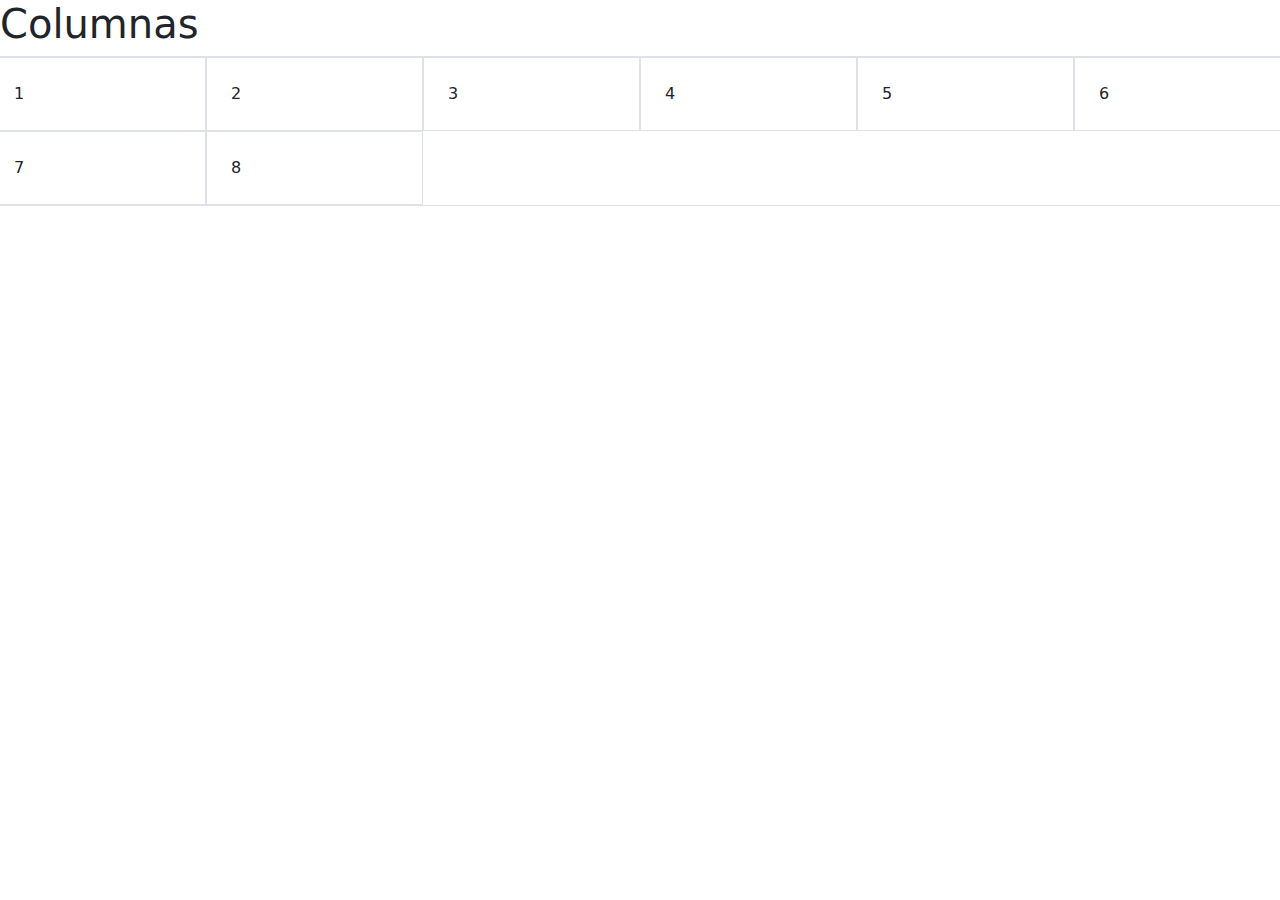
<file: BOOSTER/index.html>
<!doctype html>
<html lang="en">
  <head>
    <meta charset="utf-8">
    <meta name="viewport" content="width=device-width, initial-scale=1">
    <title>Bootstrap demo</title>
    <link href="https://cdn.jsdelivr.net/npm/bootstrap@5.3.3/dist/css/bootstrap.min.css" rel="stylesheet" integrity="sha384-QWTKZyjpPEjISv5WaRU9OFeRpok6YctnYmDr5pNlyT2bRjXh0JMhjY6hW+ALEwIH" crossorigin="anonymous">
  </head>
  <body>
    <h1>Columnas</h1>
    <div class="row border">
        <div class="col-lg-2 col-md-4 col-6 border p-4 color-primrary">1</div>
        <div class="col-lg-2 col-md-4 col-6 border p-4">2</div>
        <div class="col-lg-2 col-md-4 col-6 border p-4">3</div>
        <div class="col-lg-2 col-md-4 col-6 border p-4">4</div>
        <div class="col-lg-2 col-md-4 col-6 border p-4">5</div>
        <div class="col-lg-2 col-md-4 col-6 border p-4">6</div>
        <div class="col-lg-2 col-md-4 col-6 border p-4">7</div>
        <div class="col-lg-2 col-md-4 col-6 border p-4">8</div>
    </div>
    <script src="https://cdn.jsdelivr.net/npm/bootstrap@5.3.3/dist/js/bootstrap.bundle.min.js" integrity="sha384-YvpcrYf0tY3lHB60NNkmXc5s9fDVZLESaAA55NDzOxhy9GkcIdslK1eN7N6jIeHz" crossorigin="anonymous"></script>
  </body>
</html>
</file>
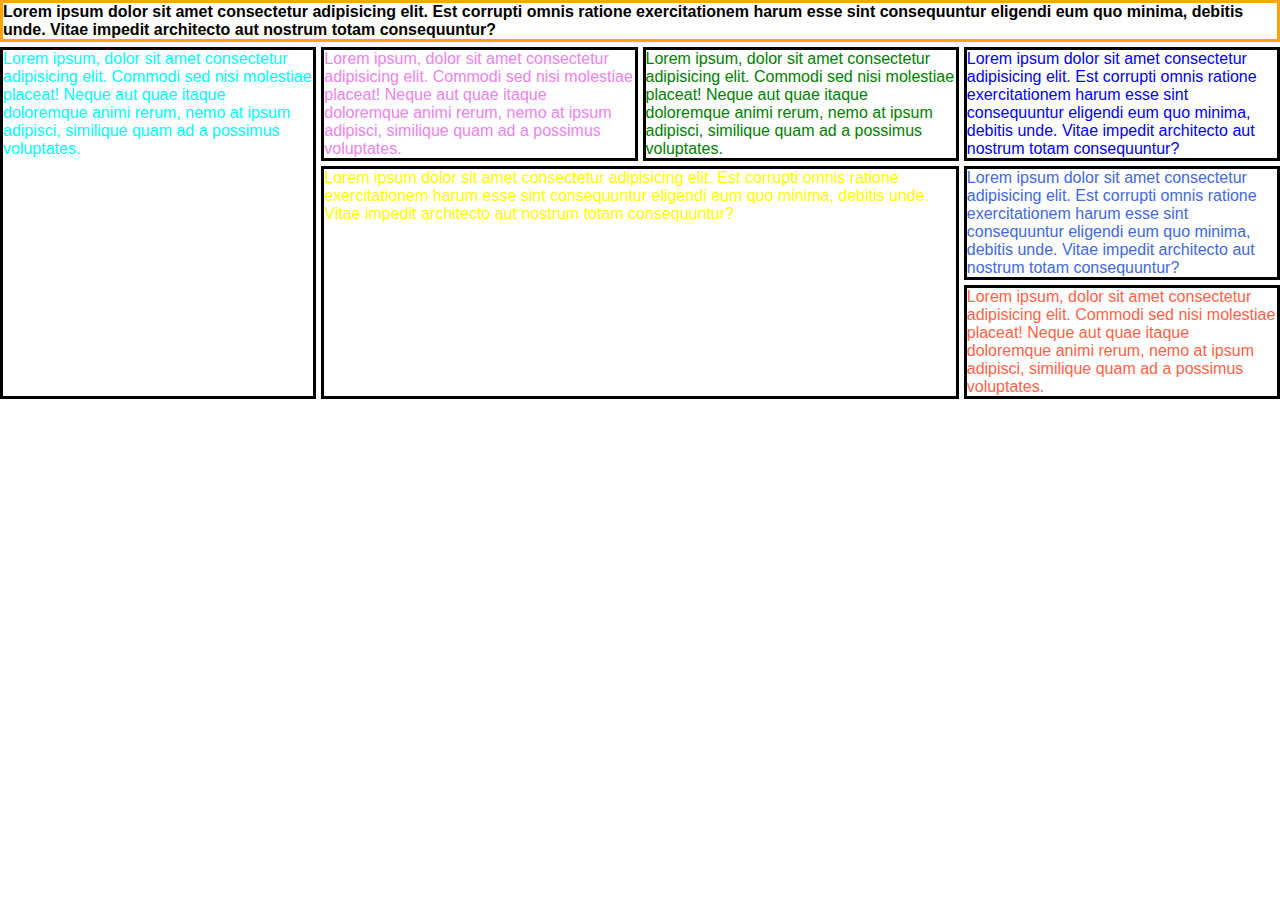
<file: CSS-grid/index.html>
<!DOCTYPE html>
<html lang="en">
<head>
    <meta charset="UTF-8">
    <meta http-equiv="X-UA-Compatible" content="IE=edge">
    <meta name="viewport" content="width=device-width, initial-scale=1.0">
    <link rel="stylesheet" href="./CSS/index.css">
    <title>Document</title>
</head>
<body>
    <main class="main-container">
        <div>Lorem ipsum dolor sit amet consectetur adipisicing elit. Est corrupti omnis ratione exercitationem harum esse sint consequuntur eligendi eum quo minima, debitis unde. Vitae impedit architecto aut nostrum totam consequuntur?</div>
        <div>Lorem ipsum, dolor sit amet consectetur adipisicing elit. Commodi sed nisi molestiae placeat! Neque aut quae itaque doloremque animi rerum, nemo at ipsum adipisci, similique quam ad a possimus voluptates.</div>
        <div>Lorem ipsum, dolor sit amet consectetur adipisicing elit. Commodi sed nisi molestiae placeat! Neque aut quae itaque doloremque animi rerum, nemo at ipsum adipisci, similique quam ad a possimus voluptates.</div>
        <div>Lorem ipsum, dolor sit amet consectetur adipisicing elit. Commodi sed nisi molestiae placeat! Neque aut quae itaque doloremque animi rerum, nemo at ipsum adipisci, similique quam ad a possimus voluptates.</div>
        <div>Lorem ipsum dolor sit amet consectetur adipisicing elit. Est corrupti omnis ratione exercitationem harum esse sint consequuntur eligendi eum quo minima, debitis unde. Vitae impedit architecto aut nostrum totam consequuntur?</div>
        <div>Lorem ipsum dolor sit amet consectetur adipisicing elit. Est corrupti omnis ratione exercitationem harum esse sint consequuntur eligendi eum quo minima, debitis unde. Vitae impedit architecto aut nostrum totam consequuntur?</div>
        <div>Lorem ipsum dolor sit amet consectetur adipisicing elit. Est corrupti omnis ratione exercitationem harum esse sint consequuntur eligendi eum quo minima, debitis unde. Vitae impedit architecto aut nostrum totam consequuntur?</div>
        <div>Lorem ipsum, dolor sit amet consectetur adipisicing elit. Commodi sed nisi molestiae placeat! Neque aut quae itaque doloremque animi rerum, nemo at ipsum adipisci, similique quam ad a possimus voluptates.</div>
    </main>
    
</body>
</html>
</file>
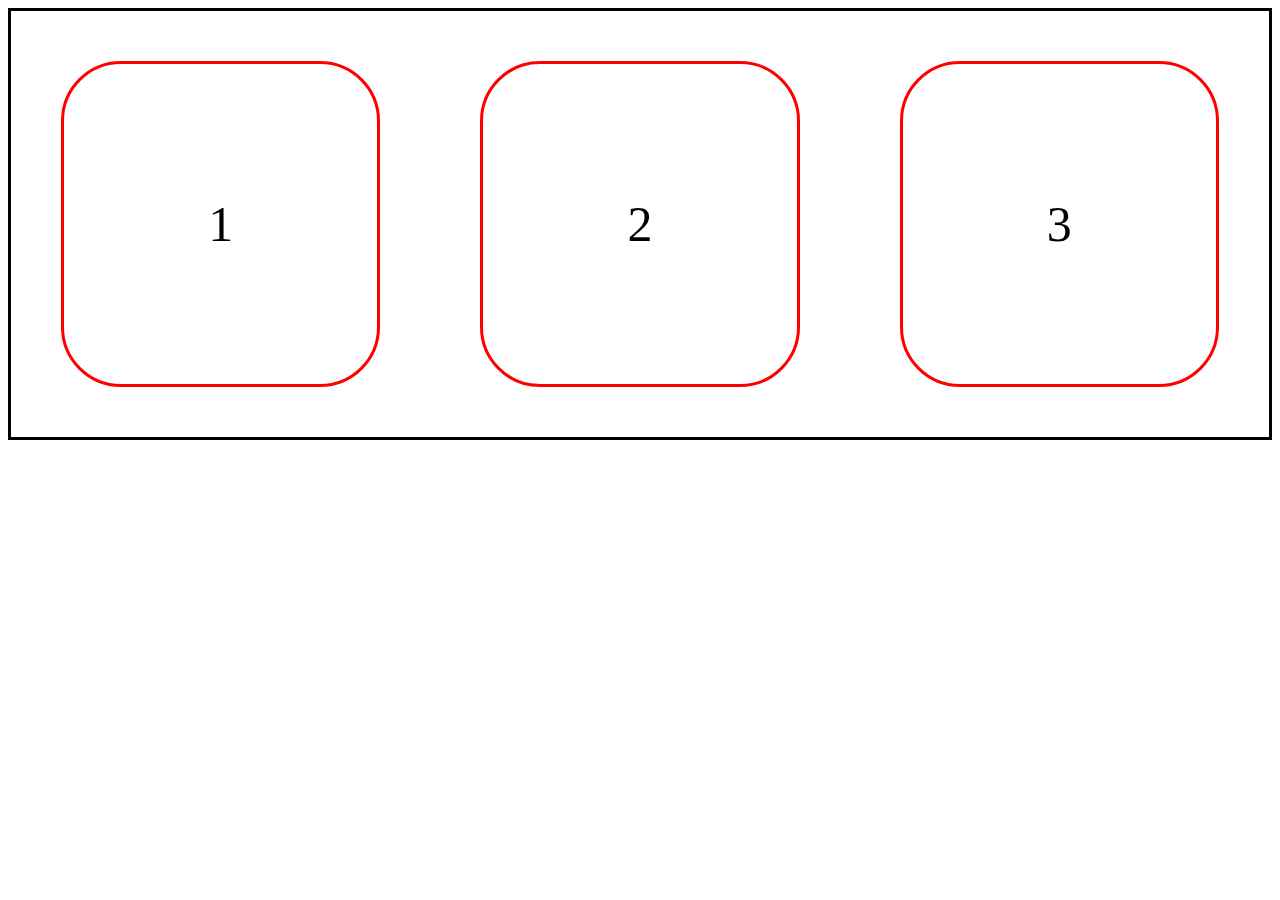
<file: CSS/index.html>
<!DOCTYPE html>
<html lang="en">
<head>
    <meta charset="UTF-8">
    <meta name="viewport" content="width=device-width, initial-scale=1.0">
    <link rel="stylesheet" href="./index.css">
    <!--style>
        h1{
    color: blueviolet;
    font-size: 120px;
         }
         p{
    color: navajowhite;
    font-size: 14px;

         }
    </style-->
    <title>Document</title>
</head>
<body>
    <!--h1 style="color: brown; font-size: 200px;">Alina Elera</h1>
    <p style="color: black;">Lorem ipsum dolor sit amet consectetur adipisicing elit. Recusandae eos corporis unde reiciendis maxime atque quasi fuga earum impedit libero, pariatur vel magni laborum, dolorem soluta ea ad. Officia, illum.</p>
    <h2 style="color: orange;">1</h2>
    <h2 id="boss">2</h2>
    <h2>3</h2>
    <h2>4</h2>
    <h2>5</h2>
    
        <h2>2</h2>
        <h2>3</h2-->
   
    <section>
        <div>1</div>
        <div>2</div>
        <div>3</div>
    </section>

</body>

</html>
</file>
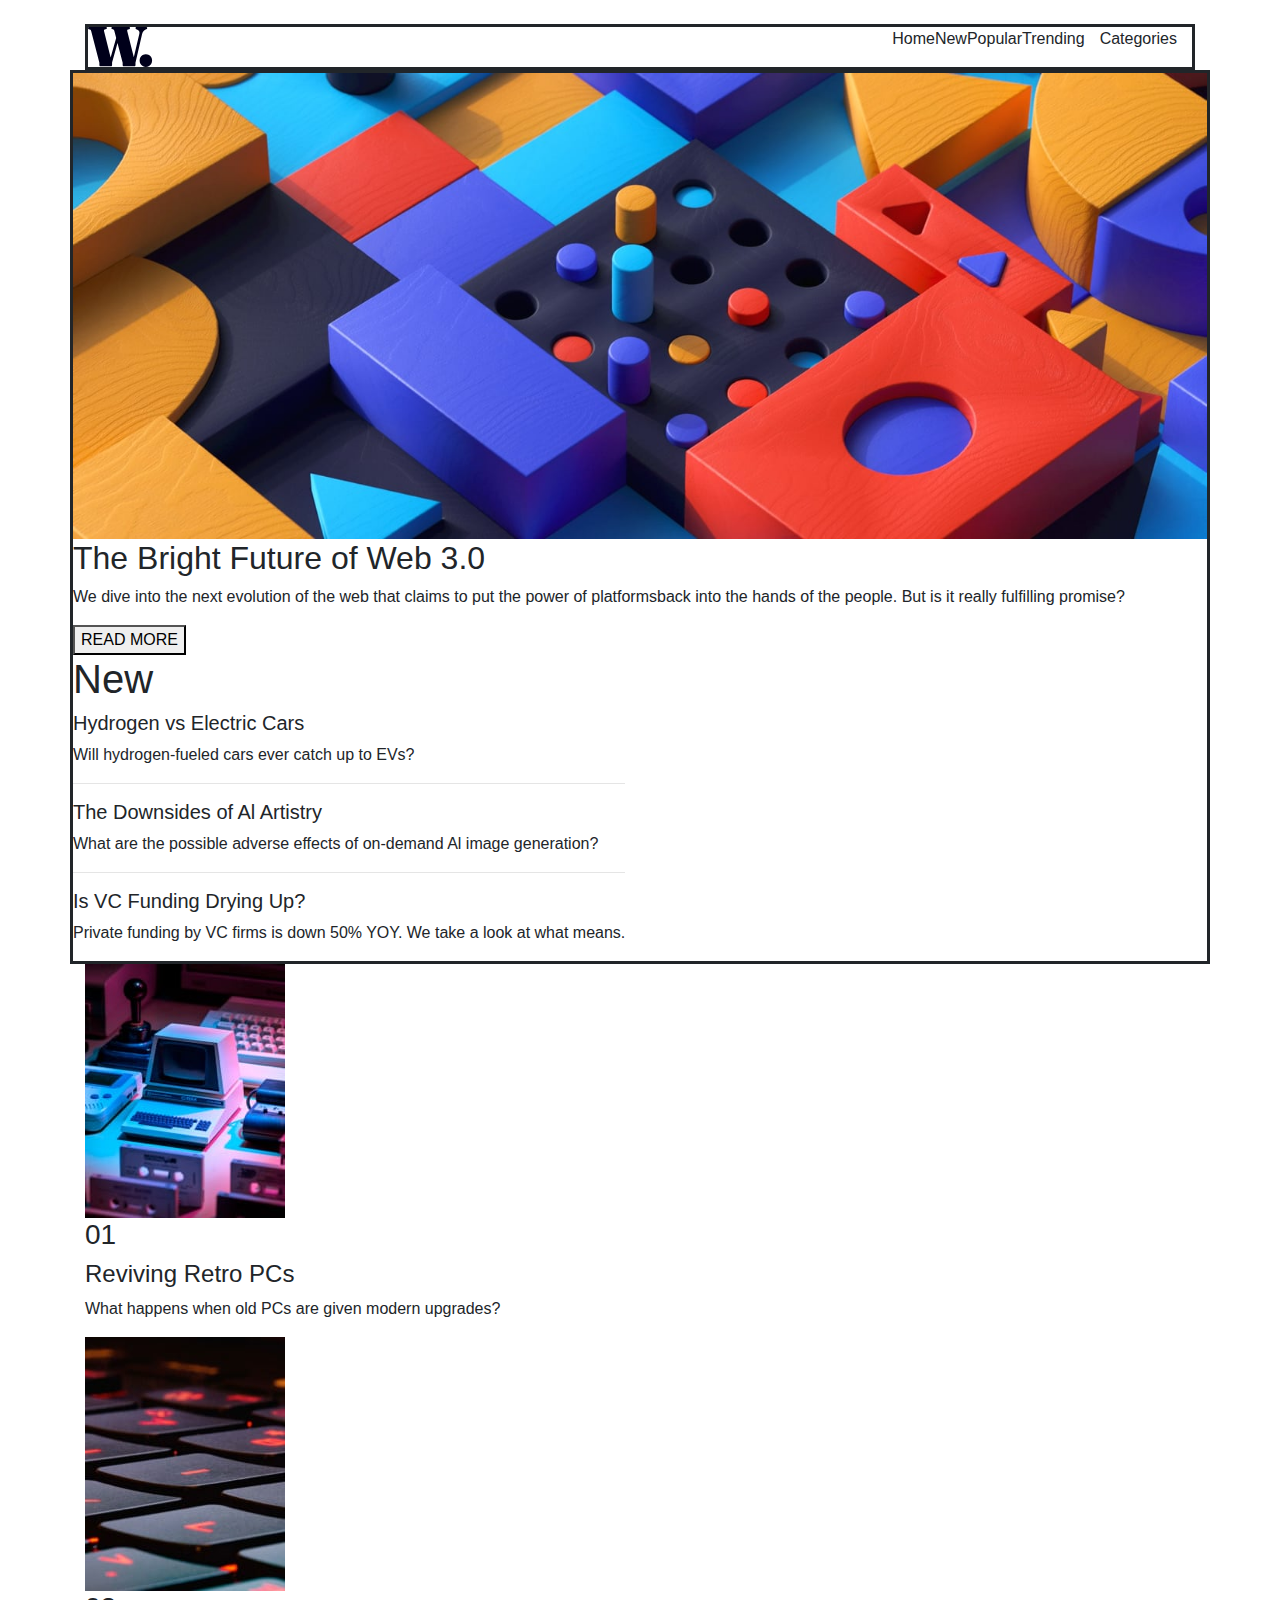
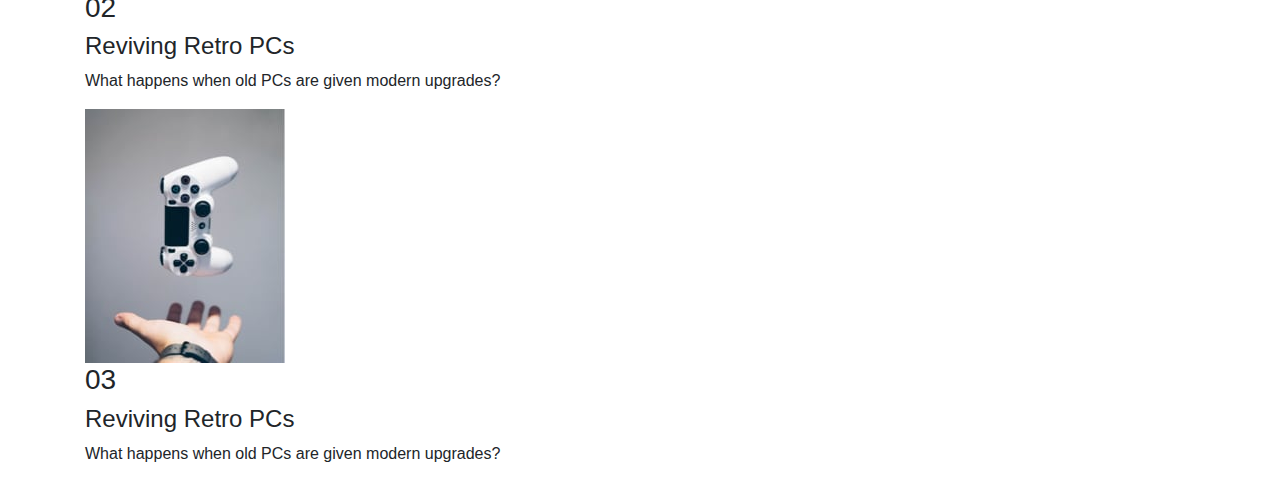
<file: Fuentes-img/index.html>
<!DOCTYPE html>
<html lang="en">
<head>
    <meta charset="UTF-8">
    <meta name="viewport" content="width=device-width, initial-scale=1.0">
    <title>Document</title>
    <link rel="stylesheet" href="https://cdn.jsdelivr.net/npm/bootstrap@4.3.1/dist/css/bootstrap.min.css" integrity="sha384-ggOyR0iXCbMQv3Xipma34MD+dH/1fQ784/j6cY/iJTQUOhcWr7x9JvoRxT2MZw1T" crossorigin="anonymous">
</head>
<body class="container mt-4">
    <nav style="border: solid;" class="d-flex justify-content-between align-items-center">
        <div>
            <img src="./assets/images/logo.svg" alt="">
        </div>
        <div>
            <ul class="d-flex list-unstyled gap-4">
                <li>Home</li>
                <li>New</li>
                <li>Popular</li>
                <li>Trending</li><div class="container text-center">
                <li>Categories</li>
            </ul>
        </div>
    </nav>
    <section style="border:solid" class="row">
        <div class="">
            <div>
                <img width="100%" src="./assets/images/image-web-3-desktop.jpg" alt="">
            </div>
            <div class="">
                <div class="">
                    <h2>The Bright Future of Web 3.0</h2>
                </div>
                <div class=""> 
                    <p>We dive into the next evolution of the web that claims to put the power of platformsback into the hands of the people.
                    But is it really fulfilling promise? </p>

                    <button>READ MORE</button>
                </div>
            </div>
</div>

        <div class="">
            <h1>New</h1>
            <h5>Hydrogen vs Electric Cars</h5>
            <p>Will hydrogen-fueled cars ever catch up to EVs?</p>

            <hr>
            <h5>The Downsides of Al Artistry</h5>
            <p>What are the possible adverse effects of on-demand Al image generation?</p>

            <hr>
            <h5>Is VC Funding Drying Up?</h5>
            <p>Private funding by VC firms is down 50% YOY. We take a look at what means.</p>
        </div> 
    </section>
    <section>
        <div>
            <div>
                <img src="./assets/images/image-retro-pcs.jpg" alt="">
            </div>
            <div>
                <h3>01</h3>
                <h4>Reviving Retro PCs</h4>
                <p>What happens when old PCs are given modern upgrades?</p>
            </div>
        </div>
        <div>
            <div>
                <img src="./assets/images/image-top-laptops.jpg" alt="">
            </div>
            <div>
                <h3>02</h3>
                <h4>Reviving Retro PCs</h4>
                <p>What happens when old PCs are given modern upgrades?</p>
            </div>
        </div>
        <div>
            <div>
                <img src="./assets/images/image-gaming-growth.jpg" alt="">
            </div>
            <div>
                <h3>03</h3>
                <h4>Reviving Retro PCs</h4>
                <p>What happens when old PCs are given modern upgrades?</p>
            </div>
        </div>
    </section>
    <script
      src="https://cdn.jsdelivr.net/npm/bootstrap@5.3.1/dist/js/bootstrap.bundle.min.js"
      integrity="sha384-HwwvtgBNo3bZJJLYd8oVXjrBZt8cqVSpeBNS5n7C8IVInixGAoxmnlMuBnhbgrkm"
      crossorigin="anonymous"
    ></script>
</body>
</html>
</file>
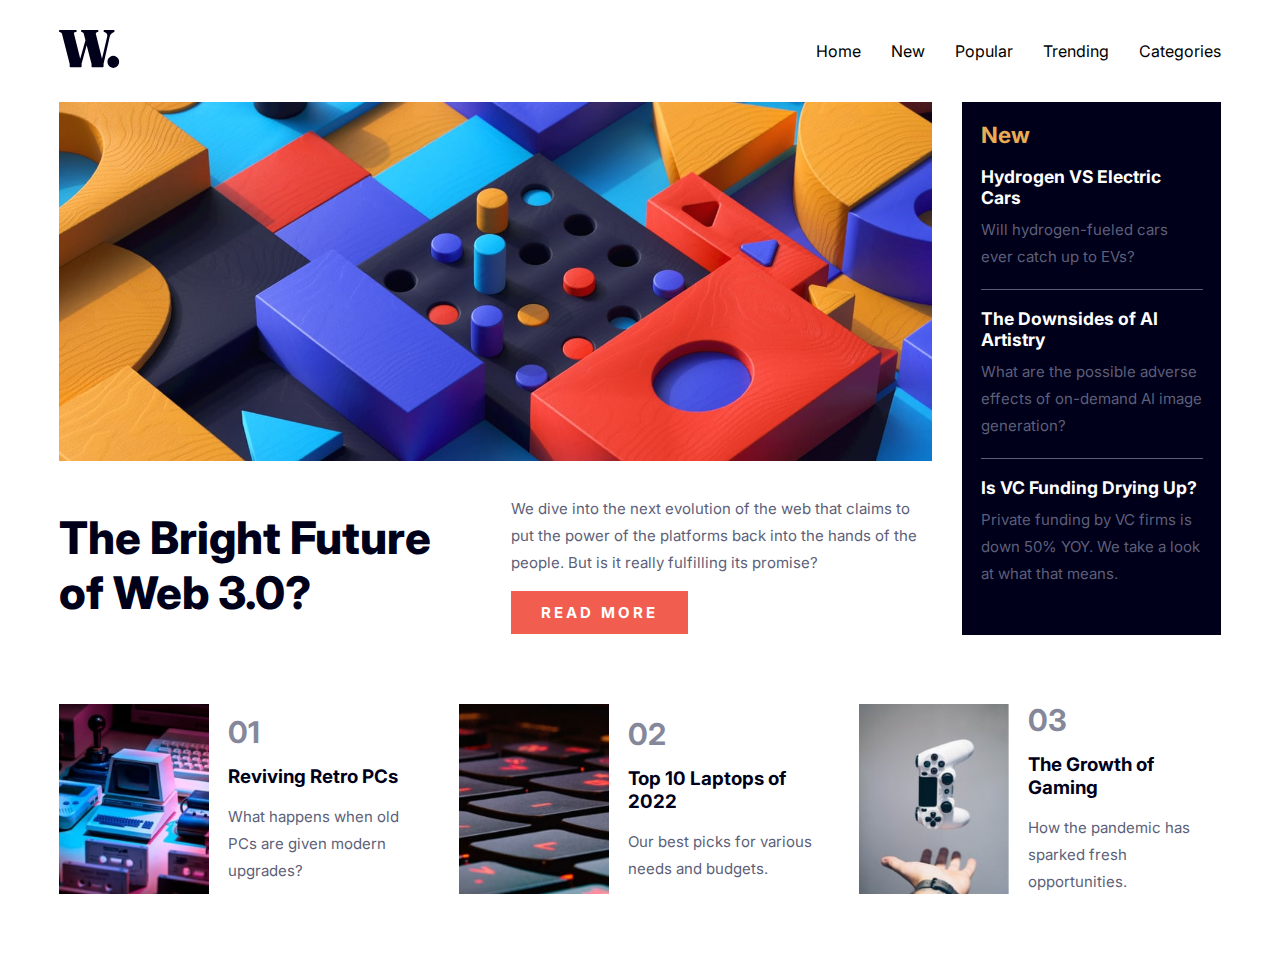
<file: Homespage/index.html>
<!DOCTYPE html>
<html lang="en">
  <head>
    <meta charset="UTF-8" />
    <meta name="viewport" content="width=device-width, initial-scale=1.0" />
 

    <link
      rel="icon"
      type="image/png"
      sizes="32x32"
      href="./images/favicon-32x32.png"
    />
    <link rel="stylesheet" href="index.css" />

    <title>Frontend Mentor | News homepage</title>

   
    <style>
      .attribution {
        font-size: 14px;
        text-align: center;
        margin-top: 2rem;
      }
      .attribution a {
        color: hsl(228, 45%, 44%);
      }
    </style>
  </head>
  <body>
    <header class="header">
      <div>
        <img src="./assets/images/logo.svg" alt="" />
      </div>

      <nav>
        <button id="menu-close">
          <img src="./assets/images/icon-menu-close.svg" alt="" />
        </button>

        <ul>
          <li>Home</li>
          <li>New</li>
          <li>Popular</li>
          <li>Trending</li>
          <li>Categories</li>
        </ul>
      </nav>

      <div class="menu-button">
        <button id="menu-button">
          <img src="./assets/images/icon-menu.svg" alt="" />
        </button>
      </div>
    </header>

    <section class="showcase">
      <div>
        <picture>
          <source
            media="(min-width: 768px)"
            srcset="./assets/images/image-web-3-desktop.jpg"
          />
          <img src="./assets/images/image-web-3-mobile.jpg" alt="" />
        </picture>

        <article>
          <h1>The Bright Future of Web 3.0?</h1>

          <div>
            <p>
              We dive into the next evolution of the web that claims to put the
              power of the platforms back into the hands of the people. But is
              it really fulfilling its promise?
            </p>

            <button>Read more</button>
          </div>
        </article>
      </div>

      <div>
        <h2>New</h2>

        <article>
          <h3>Hydrogen VS Electric Cars</h3>
          <p>Will hydrogen-fueled cars ever catch up to EVs?</p>
        </article>

        <article>
          <h3>The Downsides of AI Artistry</h3>
          <p>
            What are the possible adverse effects of on-demand AI image
            generation?
          </p>
        </article>

        <article>
          <h3>Is VC Funding Drying Up?</h3>
          <p>
            Private funding by VC firms is down 50% YOY. We take a look at what
            that means.
          </p>
        </article>
      </div>
    </section>

    <div class="cards">
      <article>
        <img src="./assets/images/image-retro-pcs.jpg" alt="" />
        <div>
          <span>01</span>
          <h4>Reviving Retro PCs</h4>
          <p>What happens when old PCs are given modern upgrades?</p>
        </div>
      </article>

      <article>
        <img src="./assets/images/image-top-laptops.jpg" alt="" />
        <div>
          <span>02</span>
          <h4>Top 10 Laptops of 2022</h4>
          <p>Our best picks for various needs and budgets.</p>
        </div>
      </article>

      <article>
        <img src="./assets/images/image-gaming-growth.jpg" alt="" />
        <div>
          <span>03</span>
          <h4>The Growth of Gaming</h4>
          <p>How the pandemic has sparked fresh opportunities.</p>
        </div>
      </article>
    </div>
    
    <script src="index.js"></script>
  </body>
</html>
</file>
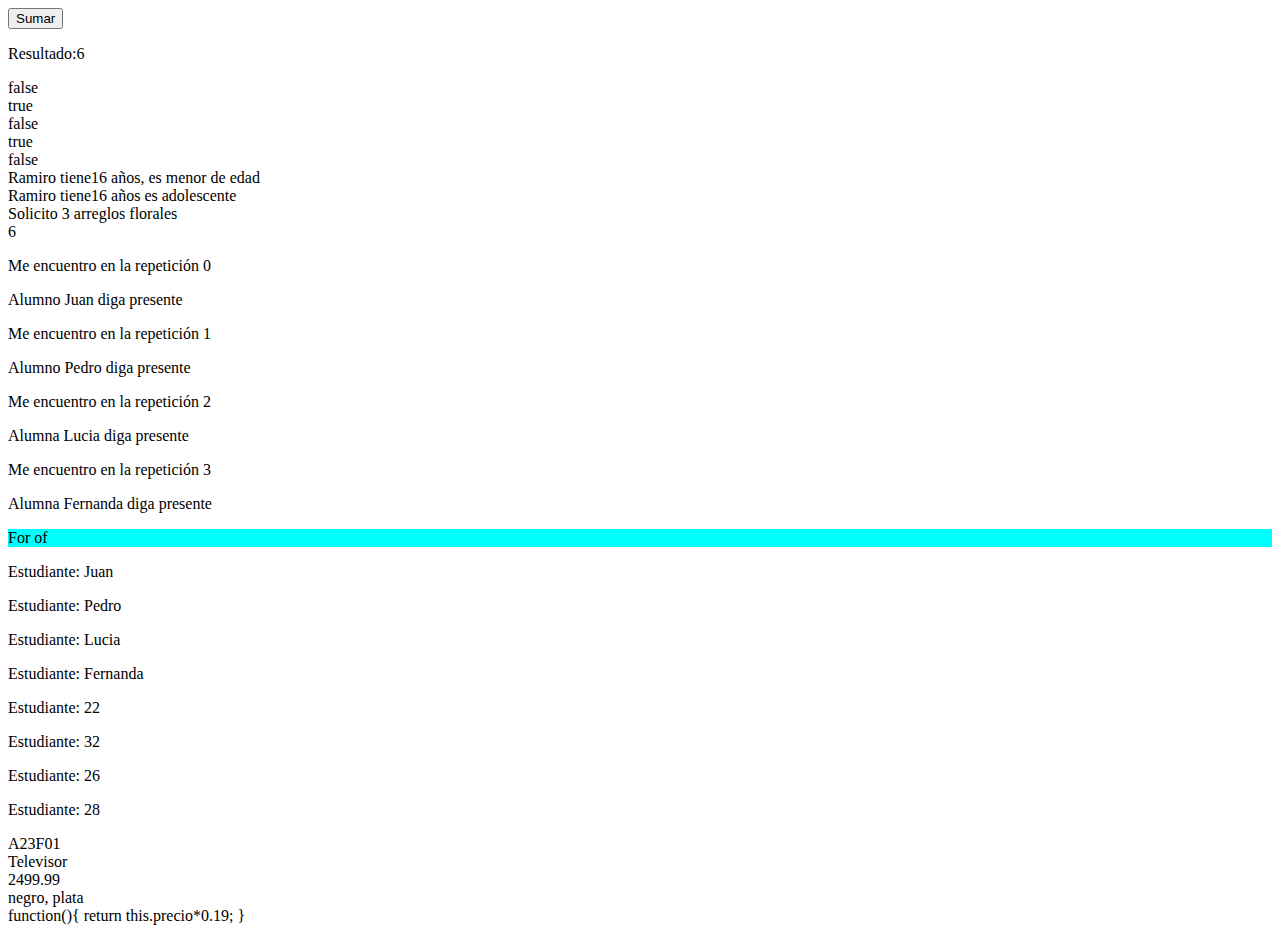
<file: JS Y CSS/index.html>
<!DOCTYPE html>
<html lang="en">
<head>
    <meta charset="UTF-8">
    <meta name="viewport" content="width=device-width, initial-scale=1.0">
    <title>Document</title>
</head>
<body>
    <button onclick="sumar(10,20)">Sumar</button>
    <p id="resultado"></p>
    <script src="./index.js"></script>
</body>
</html>
</file>
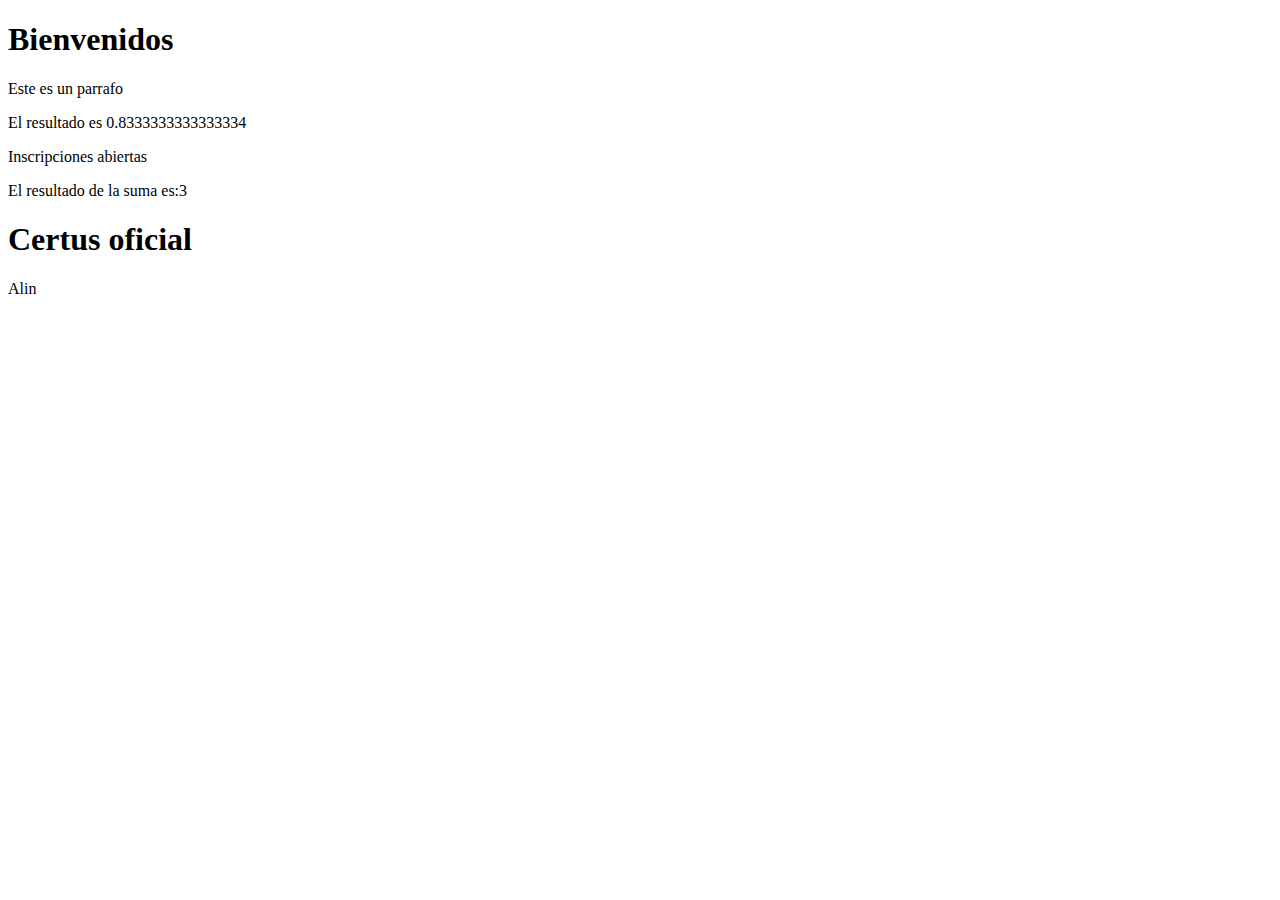
<file: JS/index.html>
<!DOCTYPE html>
<html lang="en">
<head>
    <meta charset="UTF-8">
    <meta name="viewport" content="width=device-width, initial-scale=1.0">
    <title>Document</title>
</head>
<body>
    <h1>Bienvenidos</h1>
    <p>Este es un parrafo</p>
    <p id="resultado"></p>
    <p id="mensaje" class=""></p>
    <p id="function"></p>
    <script src="./index.js">
    </script>
    <p id="my_name">Alin</p>
</body>
</html>
</file>
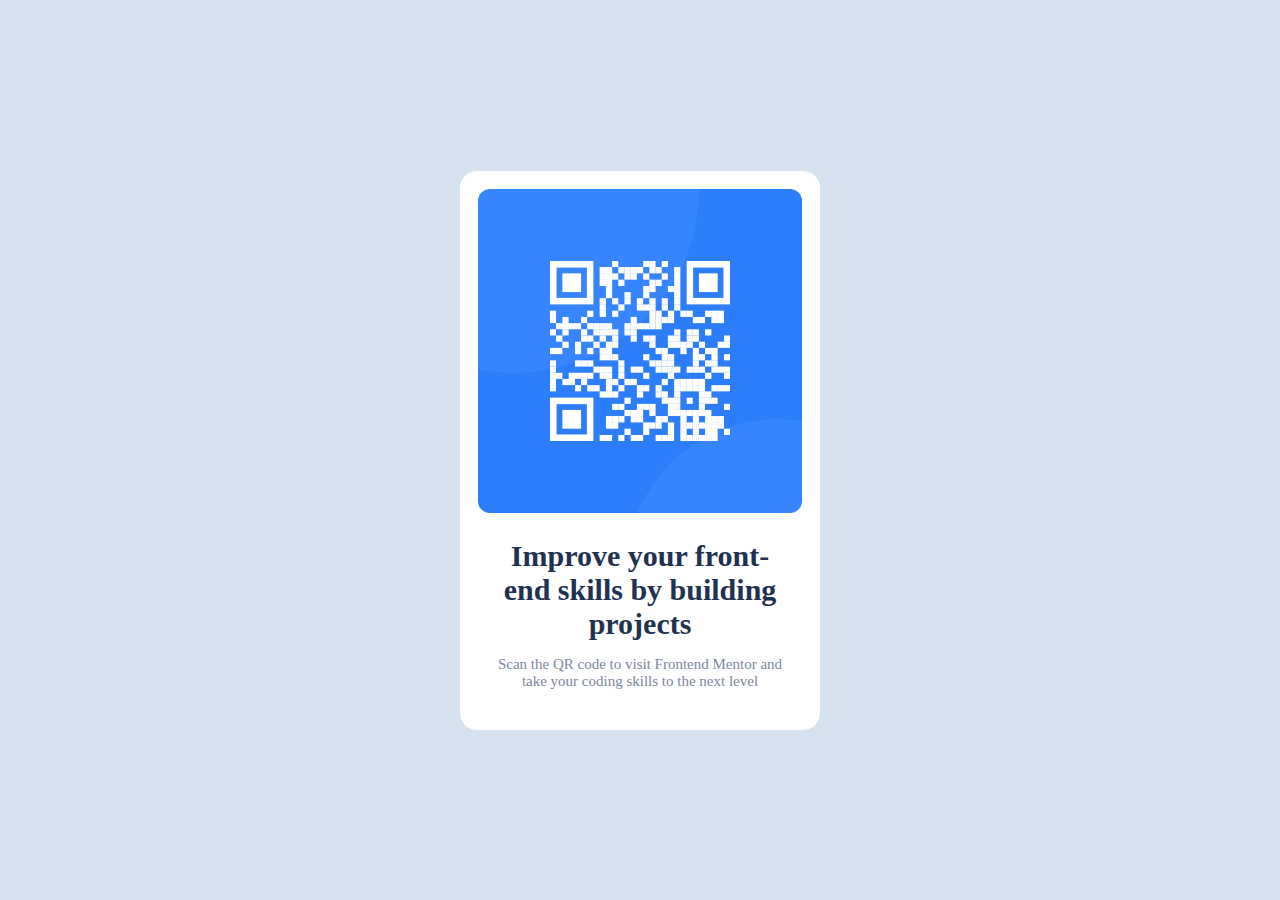
<file: Retos/index.html>
<!DOCTYPE html>
<html lang="en">
<head>
    <meta charset="UTF-8">
    <meta name="viewport" content="width=device-width, initial-scale=1.0">
   
    <link rel="preconnect" href="https://fonts.googleapis.com">
    <link rel="preconnect" href="https://fonts.gstatic.com" crossorigin>
    <link href="https://fonts.googleapis.com/css2?family=Outfit:wght@100..900&display=swap" rel="stylesheet">
    
    <link rel="stylesheet" href="./styles.css">
    <title>Document</title>
</head> 
<body>
    
    <section>
        <div class="container">
            <div class="imagen">
                <img src="./Reto-1/images/image-qr-code.png" alt="">
                <div class="texto">
                    <h1>Improve your front-end skills by building projects</h1>
                    <p>Scan the QR code to visit Frontend Mentor and take your coding skills to the next level</p>
                </div>
            </div>
        </div>
    </section>
    
    

</body>
</html>
</file>
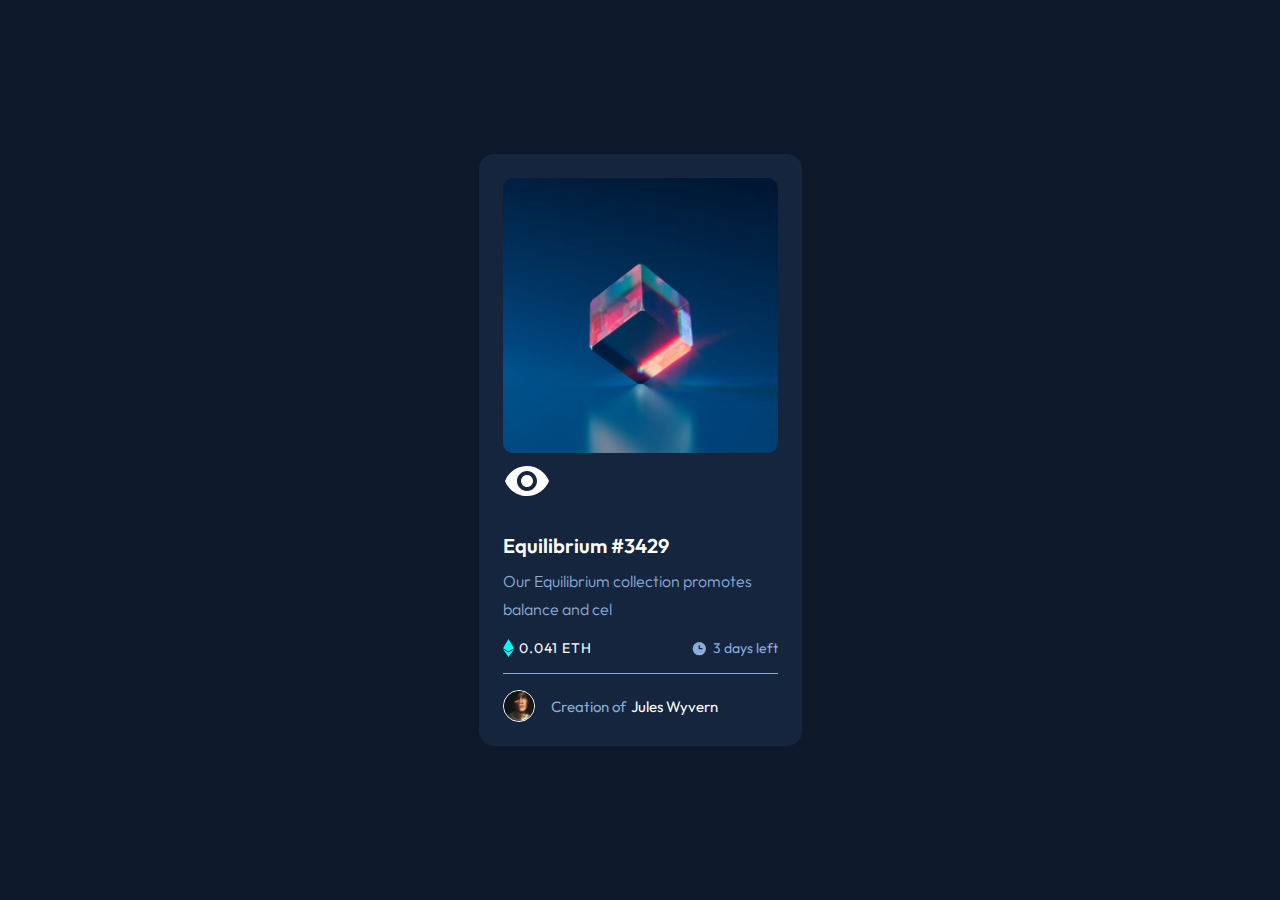
<file: Retos/Reto-2/index.html>
<!DOCTYPE html>
<html lang="en">
<head>
    <meta charset="UTF-8">
    <meta name="viewport" content="width=device-width, initial-scale=1.0">
    <link rel="preconnect" href="https://fonts.googleapis.com">
    <link rel="preconnect" href="https://fonts.gstatic.com" crossorigin>
    <link href="https://fonts.googleapis.com/css2?family=Outfit:wght@100..900&display=swap" rel="stylesheet">
    <link rel="stylesheet" href="style.css">
    <link 
    rel="icon" 
    type="image/png"
    sizes="32x32"
    href="./images/favicon-32x32.png">
    <title>NFT preview card component</title>
</head>
<body>
    <div class="card">
        <div class="image">
            <img src="./images/image-equilibrium.jpg" alt="" class="mainImg">
        </div>
        <div>
            <img src="./images/icon-view.svg" alt="">
        </div>
        <h3>Equilibrium #3429</h3>
        <div class="description">
            Our Equilibrium collection promotes balance and cel
        </div>
        <div class="price-days">
                <div class="price">
                    <img src="./images/icon-ethereum.svg" alt="">
                    0.041 ETH
                </div>
                <div class="days">
                    <img src="./images/icon-clock.svg" alt="">
                    3 days left
                </div>
        </div>
        <div class="creator">
            <img src="./images/image-avatar.png" alt="" class="avatar">
            Creation of <span>Jules Wyvern</span>
        </div>
    </div>
    
</body>
</html>
</file>
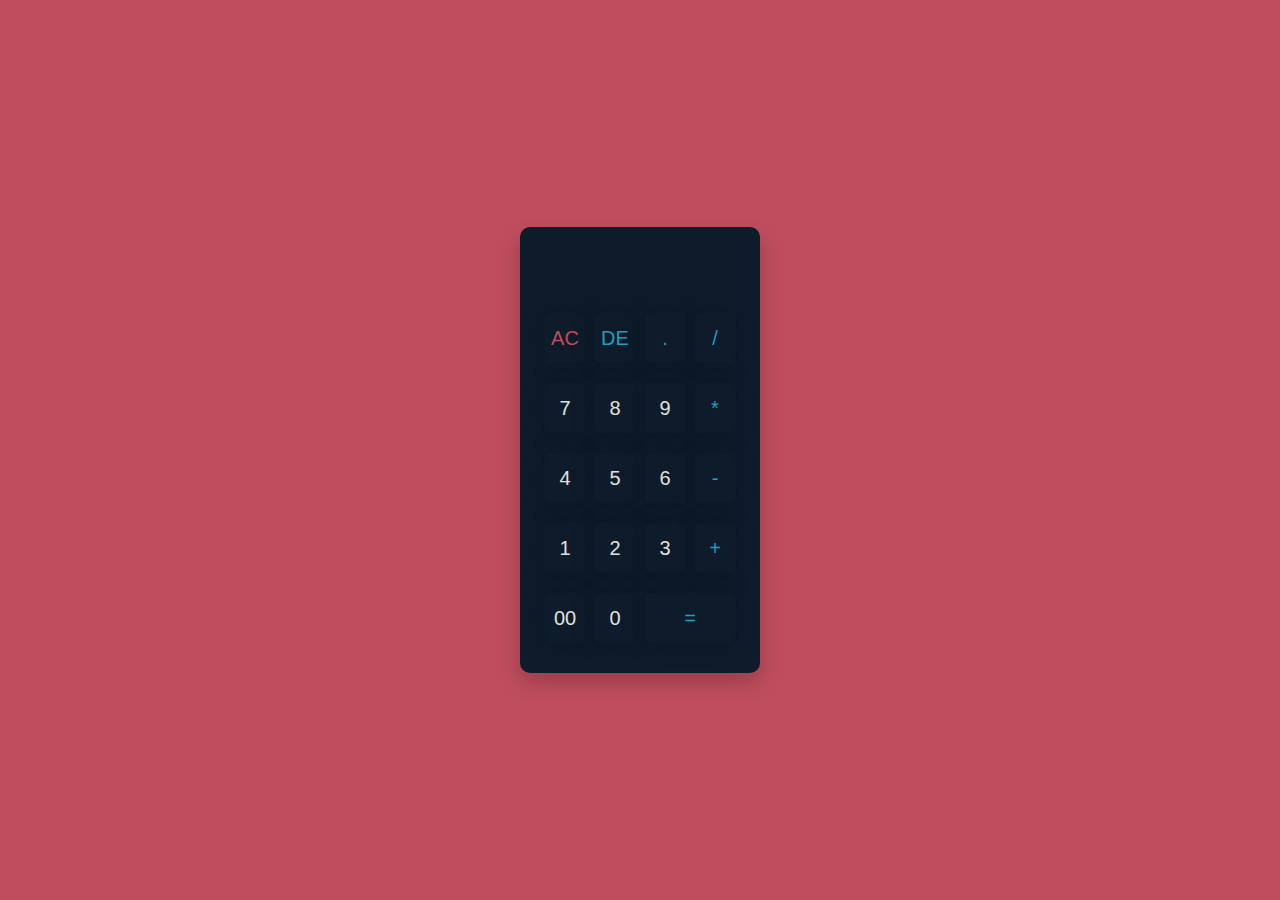
<file: Retos/Reto-3/index.html>
<!DOCTYPE html>
<html lang="en">
<head>
    <meta charset="UTF-8">
    <meta name="viewport" content="width=device-width, initial-scale=1.0">
    <title>Calculadora</title>

    <link rel="stylesheet" href="styles.css">
</head>
<body>
    <div id="calculator">
        <input type="text" id="display" disabled>
        <br />
        <button id="ac" class="operator">AC</button>
        <button id="de" class="operator">DE</button>
        <button id="." class="operator">.</button>
        <button id="/" class="operator">/</button>
        <br />
        <button id="7">7</button>
        <button id="8">8</button>
        <button id="9">9</button>
        <button id="*" class="operator">*</button>
        <br />
        <button id="4">4</button>
        <button id="5">5</button>
        <button id="6">6</button>
        <button id="-" class="operator">-</button>
        <br />
        <button id="1">1</button>
        <button id="2">2</button>
        <button id="3">3</button>
        <button id="+" class="operator">+</button>
        <br />
        <button id="00">00</button>
        <button id="0">0</button>
        <button id="=" class="equal operator">=</button>
    </div>

    <script src="scripts.js"></script>
</body>
</html>
</file>
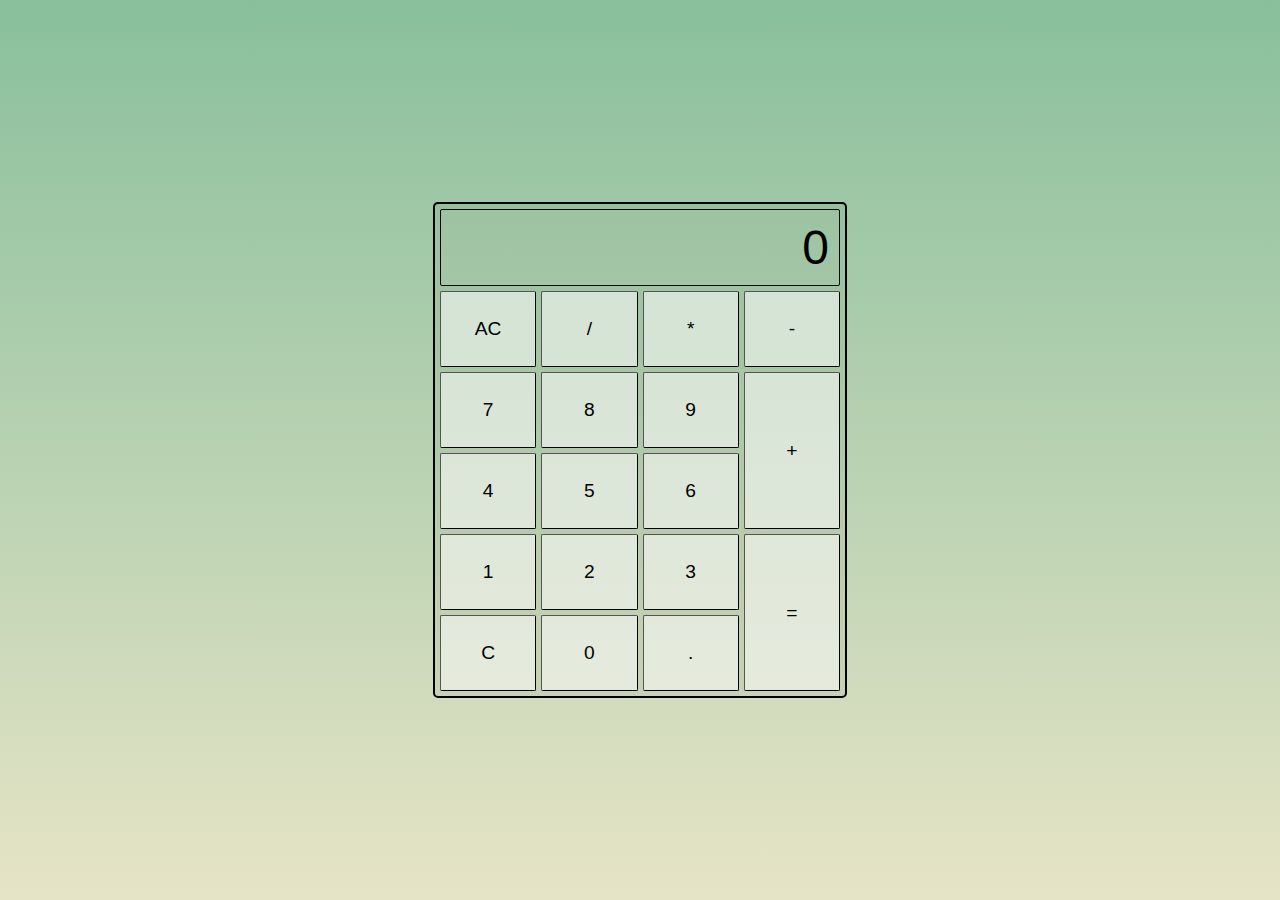
<file: Retos/Reto-4/index.html>
<!DOCTYPE html>
<html lang="en">
<head>
    <meta charset="UTF-8">
    <meta name="viewport" content="width=device-width, initial-scale=1.0">
    <link rel="stylesheet" href="style.css">
	<script src="calculadora.js" defer></script>
	<title>Calculadora</title>
</head>
<body>
    <main id="container">
		<p id="pantalla">0</p>
		<p id="indicadorOperacion"></p>
		<div id="botonesContainer">
			<button class="numero" id="cero">0</button>
			<button class="numero" id="uno">1</button>
			<button class="numero" id="dos">2</button>
			<button class="numero" id="tres">3</button>
			<button class="numero" id="cuatro">4</button>
			<button class="numero" id="cinco">5</button>
			<button class="numero" id="seis">6</button>
			<button class="numero" id="siete">7</button>
			<button class="numero" id="ocho">8</button>
			<button class="numero" id="nueve">9</button>
			<button class="operacion" id="mas">+</button>
			<button class="operacion" id="menos">-</button>
			<button class="operacion" id="por">*</button>
			<button class="operacion" id="dividido">/</button>
			<button class="operacion" id="igual">=</button>
			<button id="punto">.</button>
			<button id="clear">C</button>
			<button id="allClear">AC</button>
		</div>
	</main>
</body>
</html>
</file>
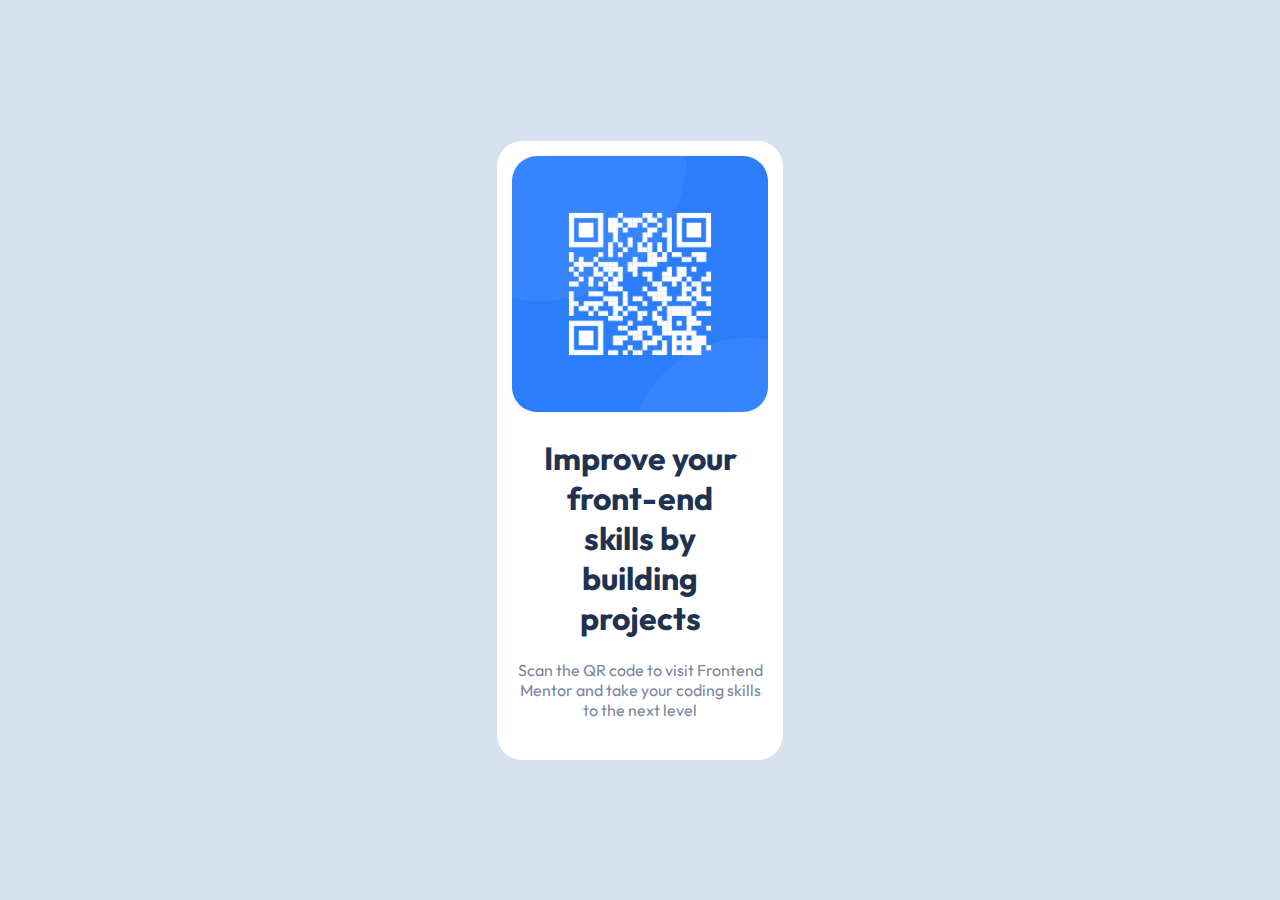
<file: Retos/retoprueba/index.html>
<!DOCTYPE html>
<html lang="en">

<head>
  <meta charset="UTF-8">
  <meta name="viewport" content="width=device-width, initial-scale=1.0">
  <link rel="preconnect" href="https://fonts.googleapis.com">
  <link rel="preconnect" href="https://fonts.gstatic.com" crossorigin>
  <link href="https://fonts.googleapis.com/css2?family=Outfit:wght@100..900&display=swap" rel="stylesheet">
  
  <title>Document</title>
  <link rel="stylesheet" href="./style.css">

</head>

<body>
  <section class="container">
    <div class="box">
      <div>
        <img class="qr-img" src="./image-qr-code.png" alt="">
      </div>
      <div>
        <h1 class="title">Improve your front-end skills by building projects </h1>
        <p class="description">Scan the QR code to visit Frontend Mentor and take your coding skills to the next level</p>
      </div>
    </div>
  </section>

</body>

</html>
</file>
<file: CSS-grid/CSS/index.css>
*{
    border: 0;
    margin: 0;
}
body{
    height: 100vh;
}
.main-container{
    display: grid;
    /*grid-template-columns: 200px 1fr;*/
    /*grid-template-columns: 25% 25% 25% 25%;
    grid-template-rows: 60px 1fr;*/
    grid-template-columns: 1fr 1fr 1fr 1fr;
    grid-template-rows: 1fr ;
    grid-gap: 5px;
    font-family: sans-serif;
    grid-template-areas: 
    "c1 c1 c1 c1"
    "c2 c3 c4 c5"
    "c2 c6 c6 c7"
    "c2 c6 c6 c8";

}

.main-container div:nth-child(1){
    border: solid orange;
    font-weight: bold;
    grid-area: c1;
  /*  grid-column-start: 1;
    grid-column-end: 5;*/
}
.main-container div:nth-child(2){
    border: solid black;
    color: aqua;
    grid-area: c2;
   /* grid-column-start: 1;
    grid-column-end: 2;
    grid-row-start: 2;
    grid-row-end: 5; */

}
.main-container div:nth-child(3){
    border: solid black;
    color: violet;
    grid-area: c3;
   /* grid-column-start: 2;
    grid-column-end: 3;
    grid-row-start: 2;
    grid-row-end: 3; */
}
.main-container div:nth-child(4){
    border: solid black;
    color: green;
    grid-area: c4;
}
.main-container div:nth-child(5){
    border: solid black;
    color: blue;
    grid-area: c5
   /* grid-column-start: 3;
    grid-column-end: 4;
    grid-row-start: 2;
    grid-row-end: 3; */
}
.main-container div:nth-child(6){
    border: solid black;
    color: yellow;
    grid-area: c6;
   /* grid-column-start: 2;
    grid-column-end: 4;
    grid-row-start: 3;
    grid-row-end: 5; */
}
.main-container div:nth-child(7){
    border: solid black;
    color: royalblue;
    grid-area: c7;
}
.main-container div:nth-child(8){
    border: solid black;
    color: tomato;
    grid-area: c8;
   /* grid-column-start: 4;
    grid-column-end: 4;
    grid-row-start: 4;
    grid-row-end: 4; */
}

@media(max-width:768px){
    .main-container{
        background-color: blue;
        grid-template-columns: 1fr;
        grid-template-rows: repeat(8,200px);
        grid-template-areas: initial;
    }
    .main-container div{
        grid-area: initial !important;
    }
}
@media(max-width:400px){
    .main-container{
background-color: cyan;
        grid-template-columns: 1fr;
        grid-template-rows: repeat(8,200px);
        grid-template-areas: initial;
    }
    .main-container div{
        grid-area: initial !important;
    }
}
</file>
<file: CSS/index.css>
*{
    background-color: white ;
}
h1,h2{
    color: aqua;
    font-size: 100px;
}

p{
    color: aqua;
    font-size: 70px;


    
    
}

section{
    border: solid black;
    display: flex;
    justify-content: space-around;
    align-items: center;

}

#boss{
    color: antiquewhite;

}


div{
    border: solid red;
    width: 300px;
    height: 300px;
    font-size: 50px;
    padding: 10px;
    margin: 50px;
    border-radius: 60px;
    display: flex;
    justify-content: center;
    align-items: center;
}

.presentation{
    color: red;
    font-family: Arial, Helvetica, sans-serif ;

}
</file>
<file: Homespage/index.css>
@import url("https://fonts.googleapis.com/css2?family=Inter:wght@400;700;800&display=swap");

* {
  margin: 0;
  padding: 0;
  box-sizing: border-box;
  font-family: "Inter", sans-serif;
}

img {
  max-width: 100%;
  width: 100%;
}

ul {
  list-style-type: none;
}

p {
  line-height: 1.8;
  color: hsl(236, 13%, 42%);
}

html {
  font-size: 15px;
}

body {
  max-width: 1200px;
  margin: auto;
  padding-bottom: 4rem;
}
.header {
    display: flex;
    align-items: center;
    justify-content: space-between;
    padding: 1.25rem;
  }
  
  .header nav #menu-close {
    background: transparent;
    border: none;
    outline: none;
    position: absolute;
    right: 1.25rem;
    top: 1.25rem;
    z-index: 99999;
    cursor: pointer;
  }
  
  .header nav {
    opacity: 0;
    z-index: -999;
    transition: all 0.3s ease-in-out;
  }
  
  .header nav.open {
    position: fixed;
    right: 0;
    top: 0;
    bottom: 0;
    width: 75vw;
    background-color: white;
    padding: 1.25rem;
    opacity: 1;
    z-index: 99999999999;
  }
  
  .header nav ul {
    position: absolute;
    top: 50%;
    transform: translateY(-50%);
  }

  .header nav ul li {
    margin: 1.5rem 0;
    font-size: 16px;
    cursor: pointer;
  }
  
  .header nav ul li:hover {
    color: hsl(5, 85%, 63%);
  }
  
  .header .menu-button button {
    background: transparent;
    outline: none;
    border: none;
    cursor: pointer;
  }
  
  .showcase {
    padding: 1.25rem;
    padding-top: 0;
  }
  
  .showcase h1 {
    font-size: 2rem;
    font-weight: 800;
    color: hsl(240, 100%, 5%);
    margin: 1rem 0;
  }
  
  .showcase div:first-child article p {
    margin-bottom: 1rem;
  }
  
  .showcase div:first-child article button {
    background-color: hsl(5, 85%, 63%);
    color: #fff;
    padding: 0.8rem 2rem;
    font-size: 1rem;
    font-weight: 700;
    border: none;
    outline: none;
    text-transform: uppercase;
    letter-spacing: 0.2rem;
    transition: all 0.3s ease-in-out;
  }
  
  .showcase div:first-child article button:hover {
    background-color: hsl(240, 100%, 5%);
    cursor: pointer;
  }
  
  .showcase > div:last-child {
    background-color: hsl(240, 100%, 5%);
    margin-top: 2rem;
    padding: 1.25rem 1.25rem 0;
  }
  
  .showcase > div:last-child h2 {
    color: hsl(35, 77%, 62%);
  }
  
  .showcase > div:last-child article {
    padding: 1.25rem 0;
  }
  
  .showcase > div:last-child article:not(:last-child) {
    border-bottom: 1px solid hsl(236, 13%, 42%);
  }
  
  .showcase > div:last-child h3 {
    color: #fff;
    margin-bottom: 0.5rem;
  }
  
  .showcase > div:last-child h3:hover {
    color: hsl(35, 77%, 62%);
    cursor: pointer;
  }
  
  .cards {
    padding: 1.25rem;
    display: grid;
    grid-template-columns: repeat(1, 1fr);
    gap: 2.5rem;
  }
  
  .cards article {
    display: flex;
    align-items: center;
    gap: 1.25rem;
  }
  
  .cards article img {
    width: 150px;
  }
  
  .cards article span {
    color: hsl(236, 13%, 42%);
    font-weight: bold;
    font-size: 2rem;
    opacity: 75%;
  }
  
  .cards article h4 {
    font-size: 1.25rem;
    color: hsl(240, 100%, 5%);
    margin: 1rem 0;
  }
  
  @media (min-width: 768px) {
    .cards {
      display: grid;
      grid-template-columns: repeat(2, 1fr);
      margin-top: 2rem;
    }
  }
  
  @media (min-width: 1024px) {
    .header {
      padding: 2rem 1.25rem;
    }
  
    .header nav {
      opacity: 1;
      z-index: auto;
      width: 100%;
    }
  
    .header nav.open {
      position: relative;
      top: 0;
      left: 0;
      width: auto;
      background-color: transparent;
      padding: 0;
      z-index: auto;
    }
  
    .header nav #menu-close {
      display: none;
    }
  
    .header nav ul {
      position: relative;
      top: 0;
      display: flex;
      align-items: center;
      justify-content: flex-end;
      gap: 2rem;
      transform: translateY(0%);
    }
  
    .header nav ul li {
      margin: 0;
    }
  
    .header .menu-button button {
      display: none;
    }
  
    .showcase {
      display: flex;
      gap: 2rem;
    }
  
    .showcase h1 {
      font-size: 3rem;
    }
  
    .showcase > div:first-child article {
      display: grid;
      grid-template-columns: repeat(2, 1fr);
      gap: 2rem;
      place-items: center;
      margin-top: 2rem;
    }
  
    .showcase > div:last-child {
      margin-top: 0;
    }
  
    .cards {
      grid-template-columns: repeat(3, 1fr);
    }
  }
</file>
<file: Retos/styles.css>
*{
    margin: 0%;
    padding: 0%;

}

section{
    
    background-color: hsl(212, 45%, 89%);
    min-height: 100vh;
    display: flex;
    align-items: center;
    font-size: 15px;
}

.container{
    max-width: 360px;
    margin: 0 auto;
}

.imagen{
    background-color: hsl(0, 0%, 100%);
    padding: 18px;
    border-radius: 17px;
    text-align: center;

}

.imagen img{
    width: 100%;
    border-radius: 12px;
}

.texto{
    padding: 22px 10px;
}

.texto h1{
    color: hsl(218, 44%, 22%);
    padding-bottom: 15px;
}

.texto p{
    color: hsl(220, 15%, 55%);

}
</file>
<file: Retos/Reto-2/style.css>
* {
    padding: 0;
    margin: 0;
}

body {
    background-color: hsl(217, 54%, 11%);
    width: 100%;
    height: 100vh;
    color: white;
    display: flex;
    justify-content: center;
    align-items: center;
    font-family: outfit;
}

.card{
    background-color: hsl(216, 50%, 16%);
    border-radius: 15px;
    width: 275px;
    padding: 1.5rem;
}

.image{
    position: relative;
}

.image div{
    position: absolute;
    background-color: hsl(178, 100% 50%);
    top: 0;
    width: 100%;
    height: 100%;
    opacity: 0;
}

.image div:haver{
    opacity: 1;
    cursor: pointer;
    border-radius: 10px;
}

.image div img{
    position: absolute;
    top: 50%;
    left: 50%;
    transform: translate(-50%, -50%);
}

.mainImg{
    width: 100%;
    height: 100%;
    border-radius: 10px;
}

h3{
    margin-top: 1.5rem;
    font-size: 20px;
    font-weight: 600;
}

.description{
    margin: 0.6rem 0 1rem;
    color: hsl(215, 51%, 70%);
    line-height: 28px;
    font-weight: 300;
}

.price-days{
    display: flex;
    justify-content: space-between;
    border-bottom: 1px solid hsl(215, 51%, 70%);
    padding-bottom: 1rem;
    margin-bottom: 1rem;
}

.price{
    display: flex;
    align-items: center;
    color: hsl(178, 100% 50%);
    font-size: 14px;
    letter-spacing: 1px;
}

.price img{
    margin-right: 5px;
}

.days{
    display: flex;
    align-items: center;
    color: hsl(215, 51%, 70%);
    font-size: 14px;
}

.days img{
    margin-right: 5px;
}

.creator{
    display: flex;
    align-items: center;
    font-size: 15px;
    color: hsl(215, 51%, 70%);
}

.avatar{
    border: 1px solid white;
    border-radius: 50px;
    margin-right: 1rem;
    width: 30px;
}

span{
    color: white;
    margin-left: 5px;
}

.mainImg,
h3,
span{
    cursor:pointer
}

h3:haver,
span:haver{
    color: hsl(178, 100% 50%);
}
</file>
<file: Retos/Reto-3/styles.css>
body{
    text-align: center;
    margin: 0;
    background: #bf4d5d;
    display: flex;
    align-items: center;
    justify-content: center;
    height: 100vh;
}

#calculator{
    width: 200px;
    background-color: #0d1b2a;
    border-radius: 10px;
    padding: 20px;
    box-shadow: 0 10px 20px rgba(0, 0, 0, 0.19);
}

#display{
    width: 100%;
    height: 56px;
    font-size: 20px;
    text-align: right;
    margin-left: 10px;
    padding: 20px;
    border-radius: 5px;
    color: #e0e1dd;
    background-color: rgba(13, 27, 42, 0.3);
    border: none;
    box-sizing: border-box;
}

.operator{
    color: #219ebc;
}

#ac{
    color: #bf4d5d;
}

.equal{
    width: calc(50% - 10px);
}

button{
    width: calc(25% - 10px);
    height: 50px;
    font-size: 20px;
    margin: 10px 5px;
    border: none;
    border-radius: 5px;
    float: left;
    background-color: rgb(13, 27, 42);
    color: #e0e1dd;
    -webkit-box-shadow: -1px 1px 30px -5px rgba(0,0,0,0.2);
    -moz-box-shadow: -1px 1px 30px -5px rgba(0,0,0,0.2);
    box-shadow: -1px 1px 30px -5px rgba(0,0,0,0.2);
}

button:hover{
    cursor: pointer;
}

button:active{
    transform: scale(1.05);
    box-shadow: 0 24px 4px 1px rgba(0, 0, 0, 0.19),
    0 1.5px rgba(0, 0, 0, 0.23);
}
</file>
<file: Retos/Reto-4/style.css>
body{
	margin: 0;
	min-height: 100vh;
	display: flex;
	flex-direction: column;
	justify-content: center;
	align-items: center;
	background:linear-gradient(#89BF9C,#E6E4C6);
 }

 #pantalla, footer, button{
	 font-family:Verdana, Geneva, Tahoma, sans-serif;
}

 #container{
	position: relative;
	border: 2px solid black;
	border-radius: 5px;
	background-color: rgba(0, 0, 0, 0.038);
	padding: 5px;
	margin: auto;
}

#botonesContainer{
	width: 400px;
	aspect-ratio: 1;
	margin-top: 5px;
	display: grid;
	grid-template-columns: repeat(4, 1fr);
	gap:5px;
	grid-template-areas:
		"ac dividido por menos"
		"siete ocho nueve mas"
		"cuatro cinco seis mas"
		"uno dos tres igual"
		"c cero punto igual";
}

#pantalla{
	font-size: 3rem;
	text-align: end;
	padding: 10px;
	background-color: rgba(255, 255, 255, 0.05);
	margin: 0;
	border: 1px solid black;
	border-radius: 2px;
}

#indicadorOperacion{
	font-size: x-large;
	position: absolute;
	left: 30px;
	top: 10px;
}

button{
	color: rgb(0, 0, 0);
	font-size: larger;
	background-color: rgba(255, 255, 255, 0.54);
	border-width: 1px;
	transition:30ms;
	border-radius: 2px;
}
button:hover{
	background-color: rgba(255, 255, 255, 0.667);
}

/* Tipos de botones */
#cero{
	grid-area: cero;
}
#uno{
	grid-area: uno;
}
#dos{
	grid-area: dos;
}
#tres{
	grid-area: tres;
}
#cuatro{
	grid-area: cuatro;
}
#cinco{
	grid-area: cinco;
}
#seis{
	grid-area: seis;
}
#siete{
	grid-area: siete;
}
#ocho{
	grid-area: ocho;
}
#nueve{
	grid-area: nueve;
}
#mas{
	grid-area: mas;
}
#menos{
	grid-area: menos;
}
#por{
	grid-area: por;
}
#dividido{
	grid-area: dividido;
}
#clear{
	grid-area: c;
}
#allClear{
	grid-area: ac;
}
#igual{
	grid-area: igual;
}

footer{
	background-color: rgba(0, 0, 0, 0.073);
	width: 100%;
	text-align: center;
	margin-top: auto;
}
</file>
<file: Retos/retoprueba/style.css>
*{
    margin: 0px;
    padding: 0px;
}
body{
    font-family: "Outfit",sans-serif;
}

.container{
    display: flex;
    justify-content: center;
    align-items: center;
    background-color: hsl(212, 45%, 89%);
    height: 100vh;
}

.box{
    background-color: white;
    padding: 15px;
    border-radius: 25px;
    width: 20%;
    text-align: center;
}

img{
    width: 300px;
}
.qr-img{
    border-radius: 25px;
    width: 100%;
}
.title{
    color: hsl(218, 44%, 22%);
    margin: 22px;
}
.description{
    color: hsl(220, 15%, 55%);
    margin-top: 15px;
    margin-bottom: 25px;
}

.box div:nth-child(2){
    padding-right: 5px;
    padding-left: 5px;
}
</file>
